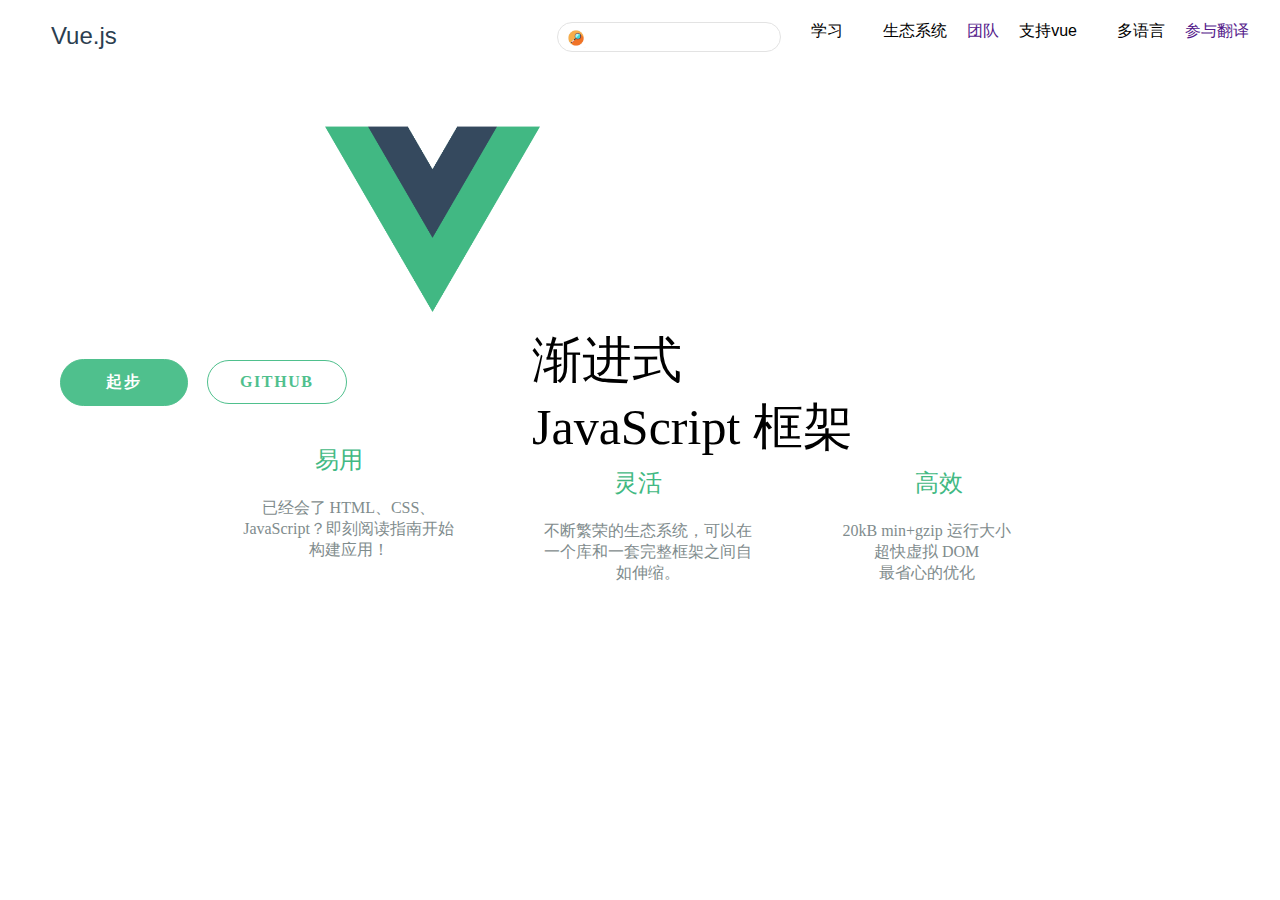
<file: for text/index.html>
<!DOCTYPE html>
<!--
	作者：SiberiaWolfP
	时间：2017-10-11
	描述：武汉大学自强Studio考核第三阶段
-->
<html>

	<head>
		<meta charset="UTF-8">
		<title>考核网页</title>
		<link href="css/new_file.css" rel="stylesheet" type="text/css" />
	</head>

	<body>
		<div id="header">
			<div id="logo">
				<span>Vue.js</span>
			</div>
			<a href="" class="none">参与翻译</a>
			<div class="dropdown">
				<button class="dropbtn">多语言</button>
				<div class="dropdown-content">
					<a href="">English</a>
					<a href="">日本語</a>
					<a href="">Русский</a>
					<a href="">한국어</a>
					<a href="">Português</a>
					<a href="">Français</a>
				</div>
			</div>
			<div class="dropdown">
				<button class="dropbtn">支持vue</button>
				<div class="dropdown-content" id="trouble">
					<a href="">商店</a>
					<a href="">在 OpenCollective 支持我们</a>
					<a href="">在 Patreon 支持 Evan</a>
				</div>
			</div>
			<a href="" class="none">团队</a>
			<div class="dropdown">
				<button class="dropbtn">生态系统</button>
				<div class="dropdown-content">
					<a href="">Roadmap</a>
					<h4>帮助</h4>
					<a href="">论坛</a>
					<a href="">聊天室</a>
					<a href="">模板</a>
					<h4>信息</h4>
					<a href="">Twitter</a>
					<a href="">博客</a>
					<a href="">工作</a>
					<h4>核心插件</h4>
					<a href="">Vue Router</a>
					<a href="">Vuex</a>
					<a href="">Vue 服务端渲染</a>
					<h4>资源列表</h4>
					<a href="">官方仓库</a>
					<a href="">Vue 优选</a>
					<a href="">Vue 资源</a>
				</div>
			</div>
			<div class="dropdown">
				<button class="dropbtn">学习</button>
				<div class="dropdown-content">
					<a href="">教程</a>
					<a href="">API</a>
					<a href="">风格指南 (beta)</a>
					<a href="">示例</a>
				</div>
			</div>
			<form>
				<input type="text" id="search">
			</form>
		</div>

		<div id="saber">
			<div class="left">
				<img class="saber-logo" src="img/logo.png" />
			</div>
			<div class="right">
				<h1>渐进式<br>JavaScript 框架</h1>
				<p>
					<b class="amd" >起步</b>
					<b class="bili" >GITHUB</b>
				</p>
			</div>
		</div>
		<div class="inner">
			<div class="point"  id="l">
				<h2>易用</h2>
				<p>已经会了 HTML、CSS、JavaScript？即刻阅读指南开始构建应用！</p>
			</div>
			<div class="point">
				<h2>灵活</h2>
				<p>不断繁荣的生态系统，可以在一个库和一套完整框架之间自如伸缩。</p>
			</div>
			<div class="point">
				<h2>高效</h2>
				<p>
					20kB min+gzip 运行大小<br> 超快虚拟 DOM <br> 最省心的优化
				</p>
			</div>
		</div>
	</body>

</html>
</file>
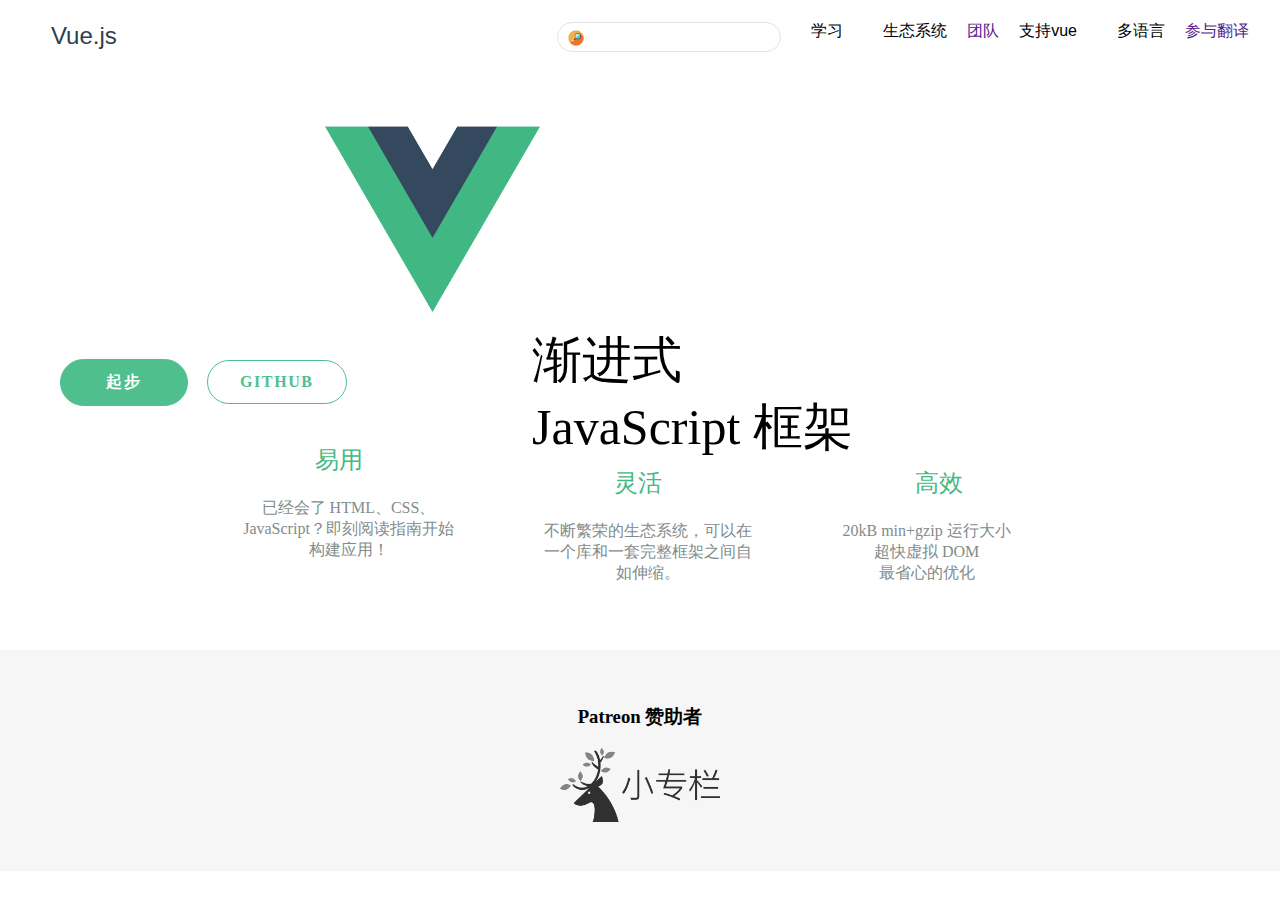
<file: for text/网页.html>
<!DOCTYPE html>
<!--
	作者：SiberiaWolfP
	时间：2017-10-11
	描述：武汉大学自强Studio考核第三阶段
-->
<html>

	<head>
		<meta charset="UTF-8">
		<title>考核网页</title>
		<link href="css/new_file.css" rel="stylesheet" type="text/css" />
	</head>

	<body>
		<div id="header">
			<div id="logo">
				<span>Vue.js</span>
			</div>
			<a href="" class="none">参与翻译</a>
			<div class="dropdown">
				<button class="dropbtn">多语言</button>
				<div class="dropdown-content">
					<a href="">English</a>
					<a href="">日本語</a>
					<a href="">Русский</a>
					<a href="">한국어</a>
					<a href="">Português</a>
					<a href="">Français</a>
				</div>
			</div>
			<div class="dropdown">
				<button class="dropbtn">支持vue</button>
				<div class="dropdown-content" id="trouble">
					<a href="">商店</a>
					<a href="">在 OpenCollective 支持我们</a>
					<a href="">在 Patreon 支持 Evan</a>
				</div>
			</div>
			<a href="" class="none">团队</a>
			<div class="dropdown">
				<button class="dropbtn">生态系统</button>
				<div class="dropdown-content">
					<a href="">Roadmap</a>
					<h4>帮助</h4>
					<a href="">论坛</a>
					<a href="">聊天室</a>
					<a href="">模板</a>
					<h4>信息</h4>
					<a href="">Twitter</a>
					<a href="">博客</a>
					<a href="">工作</a>
					<h4>核心插件</h4>
					<a href="">Vue Router</a>
					<a href="">Vuex</a>
					<a href="">Vue 服务端渲染</a>
					<h4>资源列表</h4>
					<a href="">官方仓库</a>
					<a href="">Vue 优选</a>
					<a href="">Vue 资源</a>
				</div>
			</div>
			<div class="dropdown">
				<button class="dropbtn">学习</button>
				<div class="dropdown-content">
					<a href="">教程</a>
					<a href="">API</a>
					<a href="">风格指南 (beta)</a>
					<a href="">示例</a>
				</div>
			</div>
			<form>
				<input type="text" id="search">
			</form>
		</div>

		<div id="saber">
			<div class="left">
				<img class="saber-logo" src="img/logo.png" />
			</div>
			<div class="right">
				<h1>渐进式<br>JavaScript 框架</h1>
				<p>
					<b class="amd">起步</b>
					<b class="bili">GITHUB</b>
				</p>
			</div>
		</div>
		<div class="inner">
			<div class="point" id="l">
				<h2>易用</h2>
				<p>已经会了 HTML、CSS、JavaScript？即刻阅读指南开始构建应用！</p>
			</div>
			<div class="point">
				<h2>灵活</h2>
				<p>不断繁荣的生态系统，可以在一个库和一套完整框架之间自如伸缩。</p>
			</div>
			<div class="point">
				<h2>高效</h2>
				<p>
					20kB min+gzip 运行大小<br> 超快虚拟 DOM <br> 最省心的优化
				</p>
			</div>
		</div>
		<div class="sponser">
			<div>
				<h3>Patreon 赞助者</h3>
				<a href="https://xiaozhuanlan.com/" target="_blank" style="width: 160px;">
					<img class="iu" onmouseout="this.className='iu'" onmouseover="this.className='ui'" src="img/xiaozhuanlan.png" style="width: 160px;" />
				</a>
			</div>
		</div>
	</body>

</html>
</file>
<file: for text/css/new_file.css>
body {
	margin: 0;
}

#header {
	margin: 1px;
	height: 40px;
	padding-top: 20px;
	padding-left: 50px;
	padding-right: 30px;
}

#logo {
	margin: 1px auto;
	width: 120px;
	font-size: 24px;
	border: 1px padding-left: 40px;
	color: #2c3e50;
	font-family: "Dosis", "Source Sans Pro", "Helvetica Neue", Arial, sans-serif;
	font-weight: 50px;
	float: left;
}

#search:focus {
	border-color: #42b983;
}

#search {
	margin: 1px 30px;
	display: inline;
	height: 30px;
	box-sizing: border-box;
	padding: 0 15px 0 30px;
	border: 1px solid #e3e3e3;
	color: #2c3e50;
	outline: none;
	transition: border-color 0.2s ease;
	border-radius: 15px;
	margin-right: 10px;
	background: url(../img/search.jpg) 8px 5px no-repeat;
	background-size: 20px;
	vertical-align: middle !important;
	float: right;
}

#nav-dropdown-container {
	float: right;
}

.dropbtn {
	padding: 0px 20px;
	background-color: white;
	color: black;
	padding: px;
	font-size: 16px;
	border: none;
	cursor: pointer;
}

.dropdown {
	float: right;
	position: relative;
	display: inline-block;
}

.dropdown-content {
	display: none;
	position: absolute;
	background-color: white;
	min-width: 130px;
	border: 1px solid #ddd;
	border-radius: 6px;
}

.dropdown-content a {
	font-size: 13px;
	color: black;
	padding: 4px 6px 4px 20px;
	text-decoration: none;
	display: block;
	color: #3a5169;
}

#trouble {
	width: 210px;
}

.dropdown-content a:hover {
	color: #42b983
}

.dropdown:hover .dropdown-content {
	display: block;
}

.none {
	float: right;
}

.none:link {
	text-decoration: none;
}

.none:hover,
.none.current {
	border-bottom: 3px solid #42b983;
	text-decoration: none;
}

h4 {
	margin: auto;
	border-top: 1px solid #ddd;
	padding-top: 5px;
	padding-left: 20px;
}

#saber {
	padding: 50px 40px;
	display: block;
}

#saber .saber-logo {
	width: 215px;
	height: 215px;
	margin-right: 60px;
	vertical-align: top;
	float: left;
	display: inline-block;
	padding-left: 285px;
}

#saber h1 {
	font-weight: 300;
	margin: 0;
	font-size: 50px;
	width: 59%;
	display: inline-block;
	vertical-align: top;
	float: right;
}

p {
	margin-left: 20px;
	float: left;
}

.amd {
	margin: 16px 0;
	font-size: 16px;
	font-weight: 600;
	letter-spacing: 1.6px;
	min-width: 128px;
	text-align: center;
	padding: 12px 32px;
	border-radius: 32px;
	display: inline-block;
	color: #fff;
	background-color: #4fc08d;
	box-sizing: border-box;
	border: 1px solid #4fc08d;
	text-decoration: none;
}

.bili {
	margin: 16px 0;
	font-size: 16px;
	font-weight: 600;
	letter-spacing: 1.6px;
	min-width: 128px;
	text-align: center;
	padding: 12px 32px;
	border-radius: 32px;
	display: inline-block;
	color: #4FC08D;
	background-color: white;
	box-sizing: border-box;
	border: 1px solid #4fc08d;
	text-decoration: none;
	margin-left: 15px;
}

.inner {
	max-width: 900px;
	margin: 250px auto;
	text-align: center;
	display: block;
	margin-bottom: 50px;
}

.point {
	width: 33%;
	display: inline-block;
	box-sizing: border-box;
	padding: 0 32px;
	color: #7f8c8d;
}

.inner h2 {
	color: #42b983;
	font-weight: 400;
	margin: 0;
	padding: 6px 0;
}

#l {
	float: left;
}

.sponser {
	padding: 35px 40px 45px;
	text-align: center;
	background-color: #f6f6f6;
}

.iu {
	filter: grayscale(100%);
}

.ui {
	-webkit-filter: grayscale(0%);
	transition: all 0.3s ease;
}
</file>
